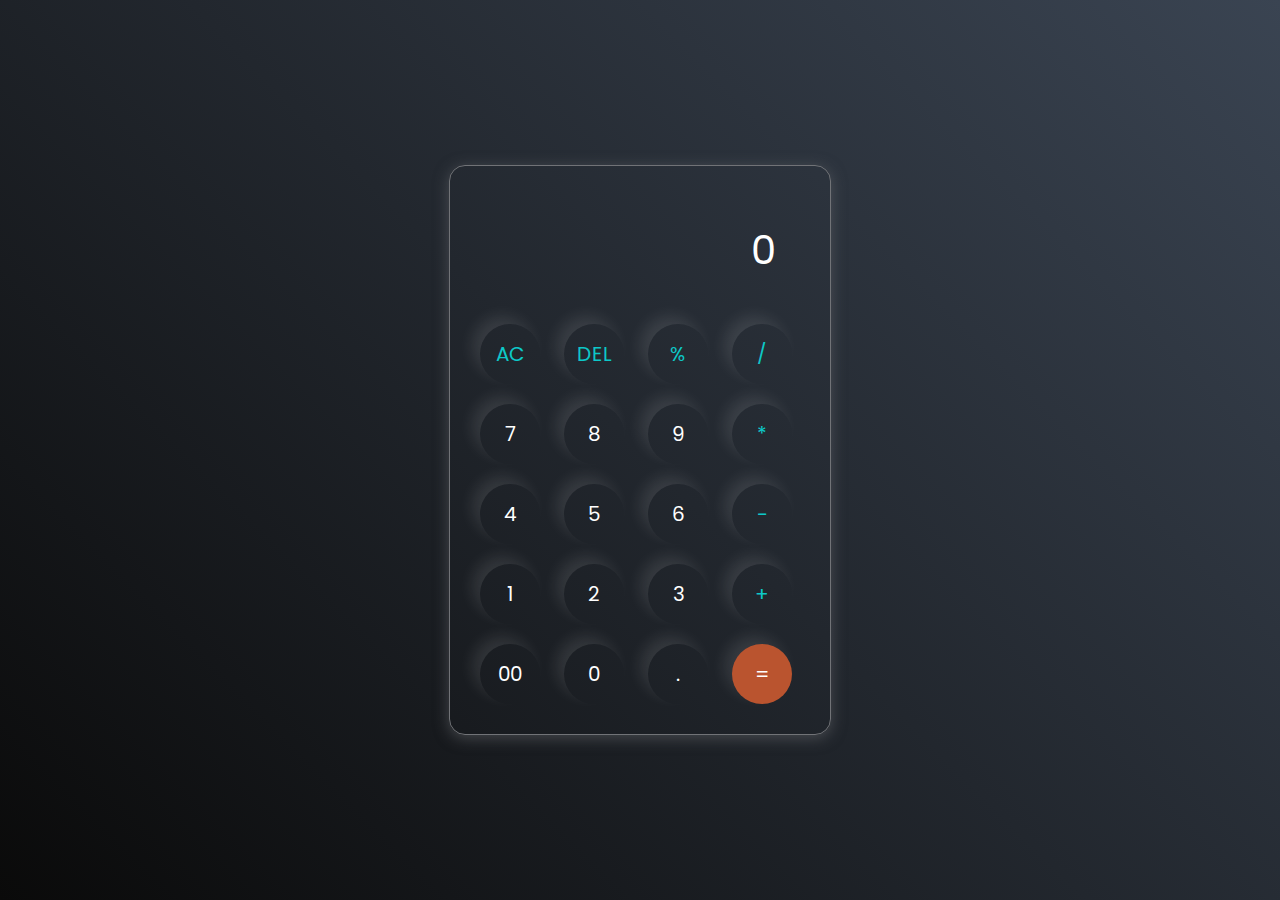
<file: dom/calculator/index.html>
<!DOCTYPE html>
<html lang="en">
<head>
    <meta charset="UTF-8">
    <meta name="viewport" content="width=device-width, initial-scale=1.0">
    <link rel="stylesheet" href="style.css">
    <title>Calculator</title>
</head>
<body>
    <div class="calculator">
        <input type="text" placeholder="0" id="inputBox" >
        <div>
        <div>
            <button class="operator">AC</button>
            <button class="operator">DEL</button>
            <button class="operator">%</button>
            <button class="operator" id="div">/</button>
        </div>
        <div>
            <button>7</button>
            <button>8</button>
            <button>9</button>
            <button class="operator" id="mul">*</button>
        </div>
        <div>
            <button>4</button>
            <button>5</button>
            <button>6</button>
            <button class="operator" id="sub">-</button>
        </div>
        <div>
            <button>1</button>
            <button>2</button>
            <button>3</button>
            <button class="operator" id="add">+</button>
        </div>
        <div>
            <button>00</button>
            <button>0</button>
            <button>.</button>
            <button class="equal">=</button>
        </div>
    </div>
    
    <script src="script.js"></script>
</body>
</html>
</file>
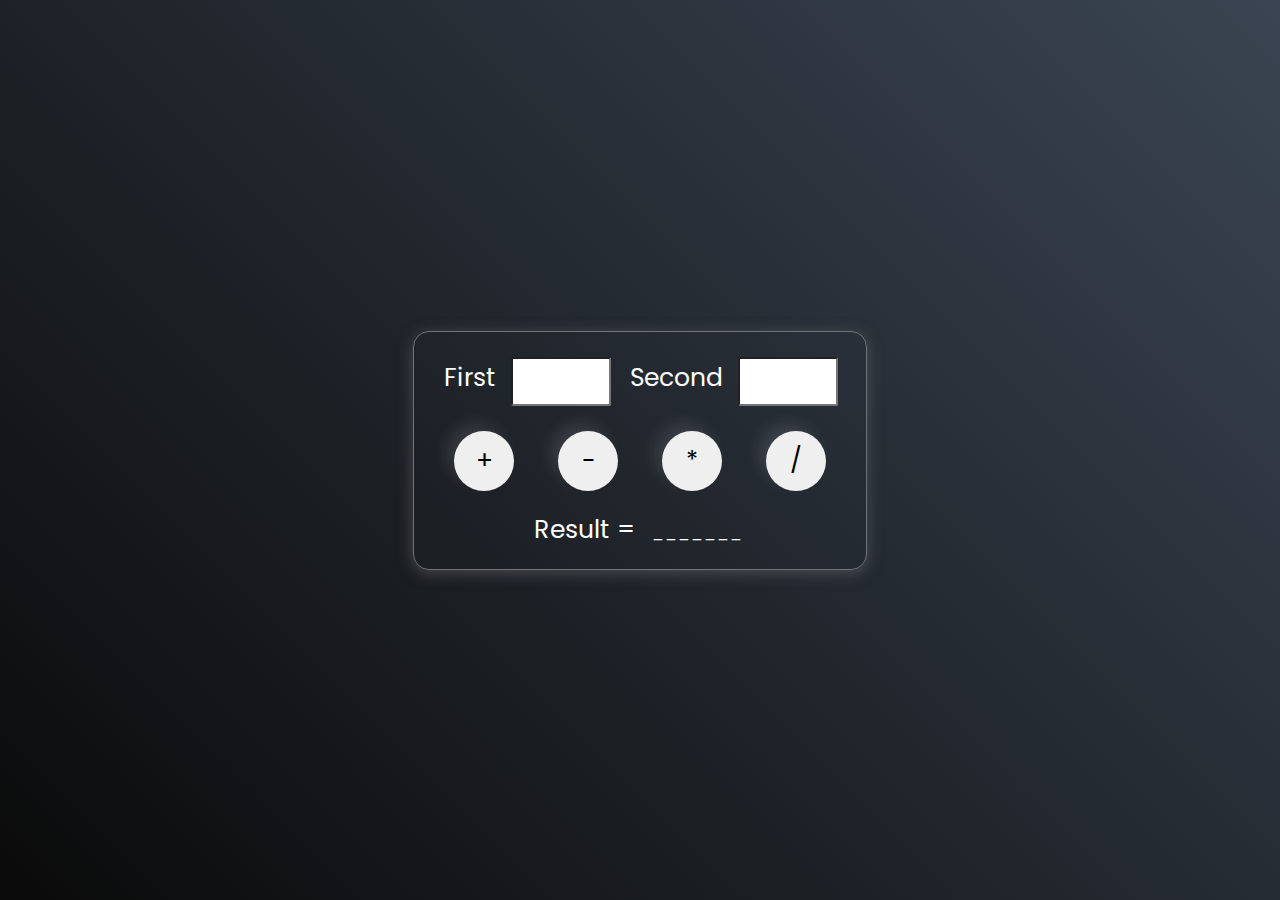
<file: dom/simpleCalculator/index.html>
<!DOCTYPE html>
<html lang="en">
<head>
    <meta charset="UTF-8">
    <meta name="viewport" content="width=device-width, initial-scale=1.0">
    <link rel="stylesheet" href="style1.css">
    <title>Calculator</title>
</head>
<body>
    <div class="calculator">
        <div>
            <label >First</label><input type="number"  id="first">
        <label >Second</label><input type="number"  id="second">
        </div>
        <div>
            <button class="operator"id="add" >+</button>
            <button class="operator" id="sub">-</button>
            <button class="operator" id="mul">*</button>
            <button class="operator" id="div">/</button>
           </div>
        <div><span id="result"> Result =</span> &nbsp;&nbsp;
            <span id="resultValue">_______</span>
        </div>
    
        <script src="script1.js"></script>
</body>
</html>
</file>
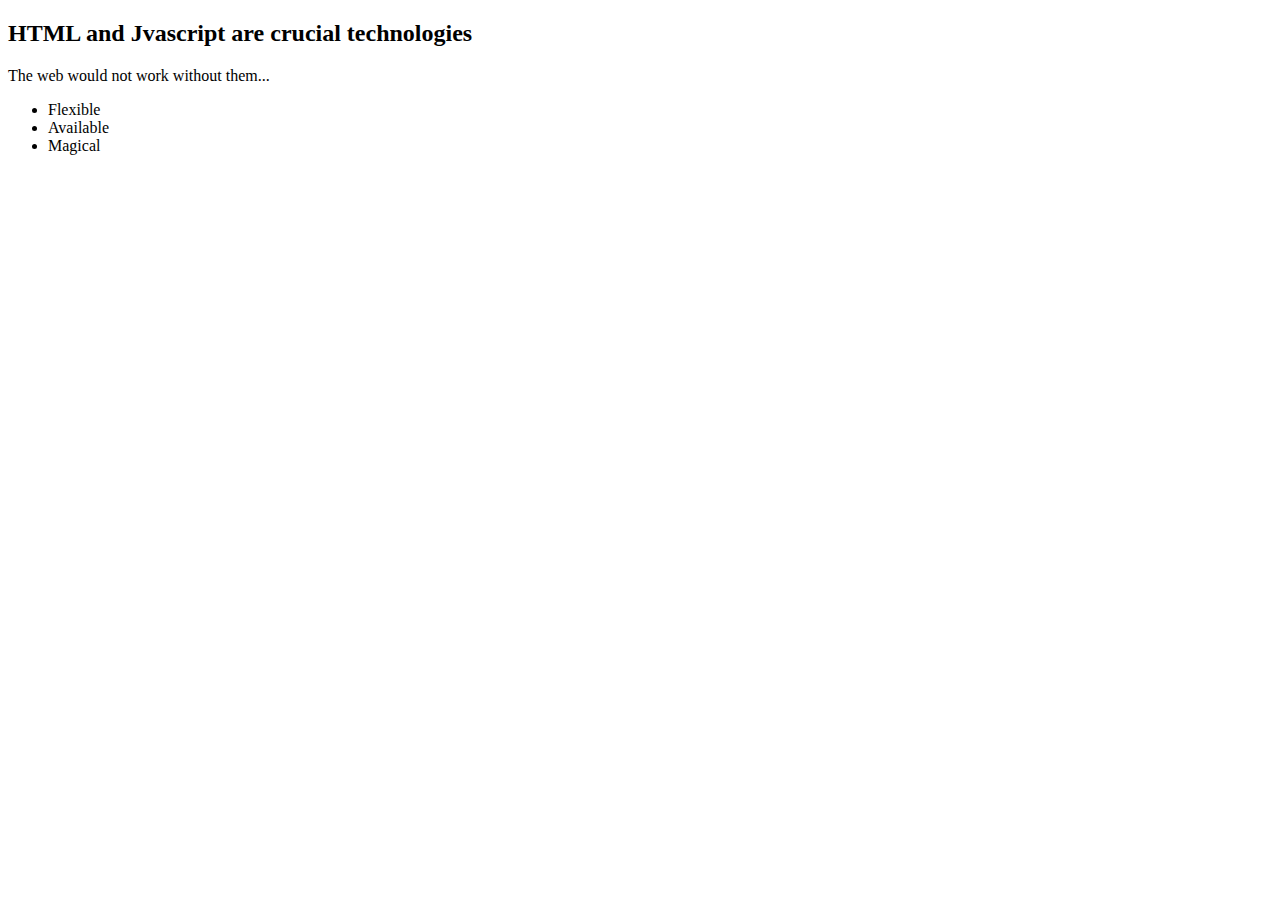
<file: dom/14_domAssig.html>
<!DOCTYPE html>
<html lang="en">
  <head>
    <meta charset="UTF-8" />
    <meta name="viewport" content="width=device-width, initial-scale=1.0" />
    <title>Exercise Time!</title>
  </head>
  <body>
    <main>
      <div id="overview">
        <h2>HTML and Jvascript are crucial technologies</h2>
        <p>The web would not work without them...</p>
      </div>
      <div id="advantages">
        <ul>
          <li>Flexible</li>
          <li id="list">Available</li>
          <li>Magical</li>
        </ul>
      </div>
    </main>
    <script>
      const mainHeading = document.querySelector("h2");
    //   console.log(mainHeading);
    console.log(mainHeading.innerHTML);
    const secondAdvantage = document.getElementById("list");
    //   console.log(secondAdvantage);
    console.log(secondAdvantage.innerHTML);
    const adv=document.getElementById("advantages");
    console.log(adv);
    </script>
  </body>
</html>
</file>
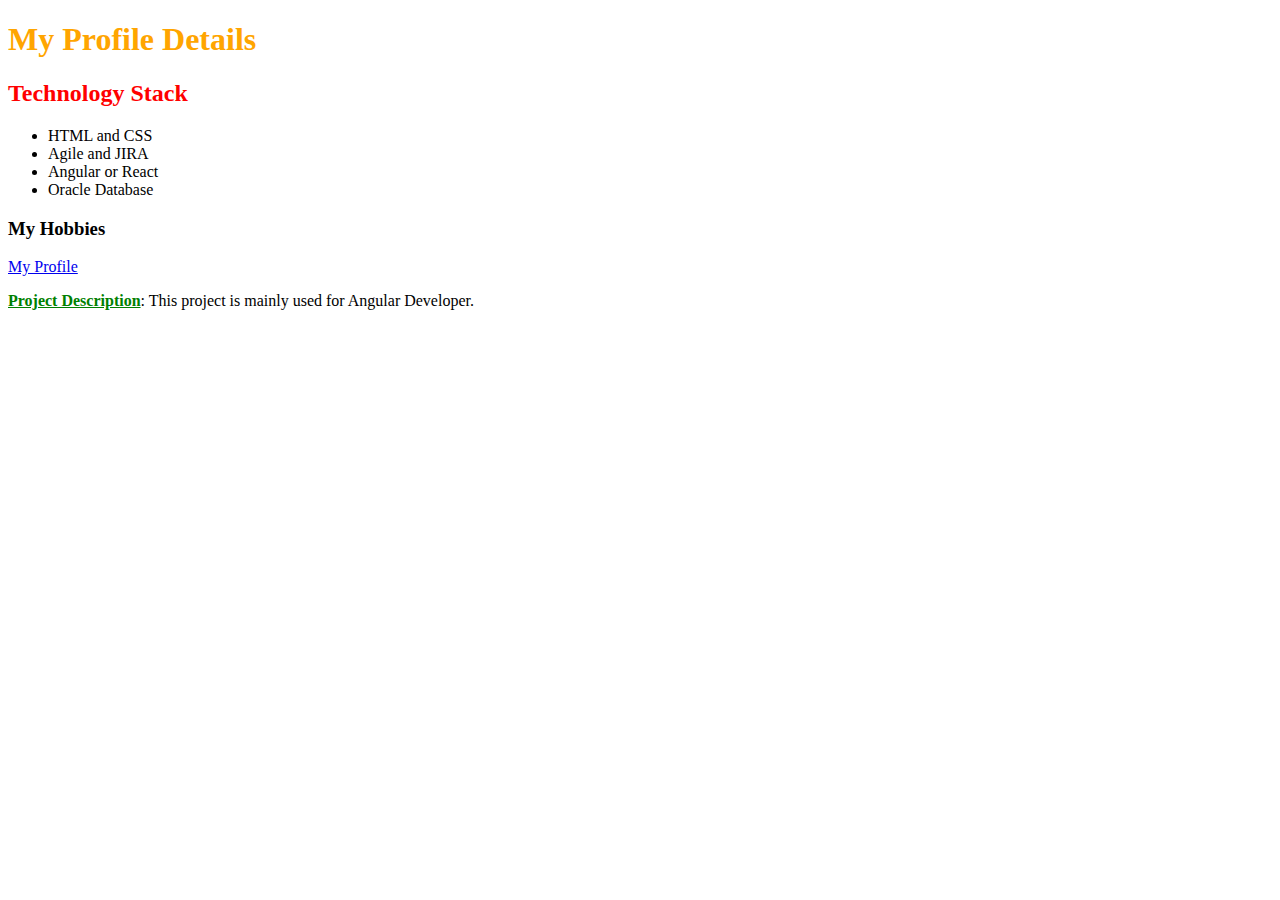
<file: dom/14_myProfile.html>
<!DOCTYPE html>
<html lang="en">
<head>
    <meta charset="UTF-8">
    <meta name="viewport" content="width=device-width, initial-scale=1.0">
    <title>My Profile</title>
    <script src="14_main.js" defer></script>
</head>
<body>
    <h1>My Profile Details</h1>
    <h2>Technology Stack</h2>
    <ul>
        <li>HTML and CSS</li>
        <li>Agile and JIRA</li>
        <li>Angular or React</li>
        <li>Oracle Database</li>
    </ul>
    <h3>My Hobbies</h3>
    <a href="https://www.google.co.in/" target="_blank">My Profile</a>
    <p> <u id="project">Project Description</u>:
     This project is mainly used for Angular Developer.</p>
    
</body>
</html>
</file>
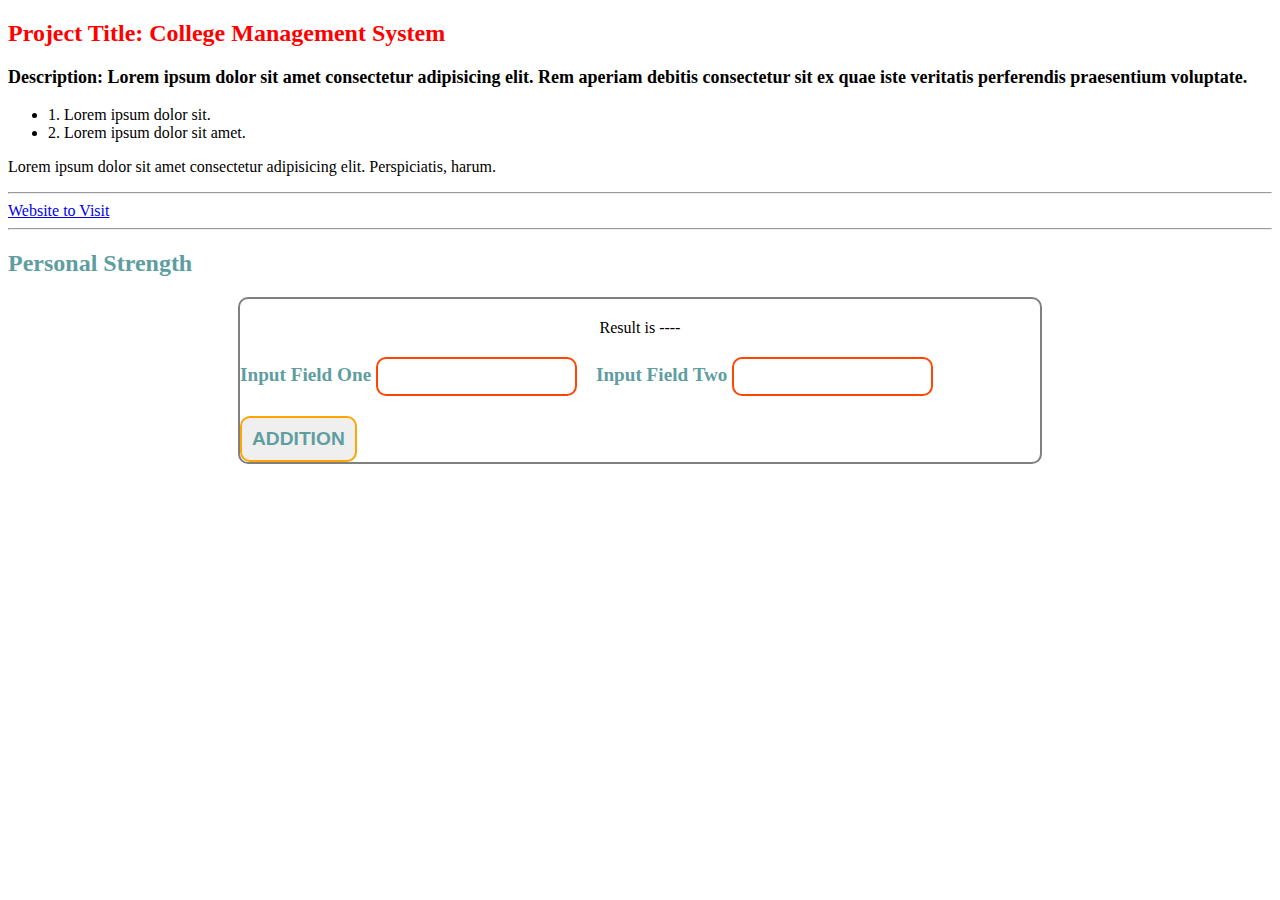
<file: dom/basicDom.html>
<!DOCTYPE html>
<html lang="en">
<head>
    <meta charset="UTF-8">
    <meta name="viewport" content="width=device-width, initial-scale=1.0">
    <title>Basic DOM</title>
    <link rel="stylesheet" href="basicDom.css">
    <script src="./basicScript.js" defer></script>
</head>
<body>
    <h2 id="projectName"> Project Name: Student Management </h2>
    <p> Description: Lorem ipsum dolor sit amet consectetur adipisicing elit. Rem aperiam debitis consectetur sit ex quae iste veritatis perferendis praesentium voluptate.</p>
    <ul id="rolesList">
        <li id="firstRole">1. Lorem ipsum dolor sit.</li>
        <li class="roles">2. Lorem ipsum dolor sit amet.</li>
        <li class="roles" id="role3">3. Lorem ipsum dolor sit amet consectetur.</li>
    </ul>
    <p>Lorem ipsum dolor sit amet consectetur adipisicing elit. Perspiciatis, harum.</p>

    <hr>
    <a href="https://www.codemindtechnology.com/" id="visitLink" target="_blank"> Website to Visit</a>
    <hr>
    <div class="strength">
       
    </div>
<!-- Addition -->
<div class="container">
        
    <div class="result">
        <span> Result is </span> <span id="resultValue"> ---- </span>
    </div>
    <div class="inputFields">
        <label> Input Field One </label> <input type="number" id="field-one" class="field">
       <label> Input Field Two </label> <input type="number" id="field-two" class="field">
    </div>

     <button type="submit" id="addition"> ADDITION </button>
</div>
</body>
</html>
</file>
<file: dom/calculator/style.css>
@import url('https://fonts.googleapis.com/css2?family=Kalnia:wght@500&family=Poppins:wght@100;500&family=Roboto+Condensed:ital,wght@0,400;0,800;1,100&family=Roboto:wght@100&display=swap');
*{
    margin: 0;
    padding: 0;
    box-sizing: border-box;
font-family: 'Poppins', sans-serif;
}
body{
    width: 100%;
    height: 100vh;
    display: flex;
    justify-content: center;
    align-items: center;
    background: linear-gradient(45deg,#0a0a0a,#3a4452);
}
.calculator{
    border: 1px solid #717377;
    padding: 20px;
    border-radius: 16px;
   background: transparent;
   box-shadow: 0px 3px 15px rgba(113,115,119,0.5);
}
input{
    width: 320px;
    border: none;
    padding: 24px;
    margin: 10px;
    background: transparent;
    box-shadow: 0px 3px 15px rgbs(84,84,84,0.1) ;
    font-size: 40px;
    text-align: right;
    cursor: pointer;
    color: #ffffff;
}
input::placeholder{
    color: #ffffff;
}

button{
    border: none;
    width: 60px;
    height: 60px;
    margin: 10px;
    border-radius: 50%;
    background: transparent;
    color: #ffffff;
    font-size: 20px;
    box-shadow: -8px -8px 15px rgba(255,255,255,0.1);
    cursor: pointer;
}
.equal{
    background-color: rgb(186, 84, 47);
}
.operator{
    color: rgb(13, 200, 200);
}
</file>
<file: dom/simpleCalculator/style1.css>
@import url('https://fonts.googleapis.com/css2?family=Kalnia:wght@500&family=Poppins:wght@100;500&family=Roboto+Condensed:ital,wght@0,400;0,800;1,100&family=Roboto:wght@100&display=swap');
*{
    margin: 0;
    padding: 0;
    box-sizing: border-box;
font-family: 'Poppins', sans-serif;
}
body{
     /* width: 100%; */
    height: 100vh; 
    display : flex;
    justify-content: center;
    align-items: center;
    background: linear-gradient(45deg,#0a0a0a,#3a4452);
}
.calculator{
    border: 1px solid #717377;
    padding: 20px;
    border-radius: 16px;
   background: transparent;
   box-shadow: 0px 3px 15px rgba(113,115,119,0.5);
}
input{
    width:100px;
    border-radius: 2px;
    padding: 5px;
    margin: 5px;
    padding-bottom: 10px;
    background: transparent;
    box-shadow: 0px 3px 15px rgbs(84,84,84,0.1) ;
    font-size: 20px;
    text-align: center;
    cursor: pointer;
    background-color: #ffffff;
}
button{
    border: none;
    width: 60px;
    height: 60px;
    margin: 20px;
    padding: 5px;
    border-radius: 50%;
    font-size: 25px;
    box-shadow: -8px -8px 15px rgba(255,255,255,0.1);
    cursor: pointer;

}
label{
    color: white;
    font-size: 25px;
    padding: 5px;
    margin: 5px;
    background: transparent;

}
span{
    color: #ffffff;
}
#result{
    /* margin: 20px; */
    padding-left: 100px;
   margin-bottom: 20px;
    font-size: 25px;
    background: transparent;
}
#resultvalue{
    background-color: #ffffff;

}
</file>
<file: dom/basicDom.css>
h2{
    color: aqua;
}
.container{
    width: 800px;
    border: 2px solid grey;
    border-radius: 10px;
    margin: 10px auto;
    /* background-color: rgb(237, 110, 64); */
}
.result{
    margin-top: 20px;
    text-align: center;
}
.inputFields{
    margin-top: 20px;
}
#addition{
    color: cadetblue;
    border-radius: 10px;
    font-size: larger;
    font-weight: bold;
    padding: 10px;
    border: 2px solid orange;
    display: block;
    margin-top: 20px;
}
label{
   color: cadetblue; 
   font-size: larger;
   font-weight: bold;
}
.field {
    border: 2px solid orangered;
    border-radius: 10px;
    padding: 10px;
    margin-right: 15px;
}
</file>
